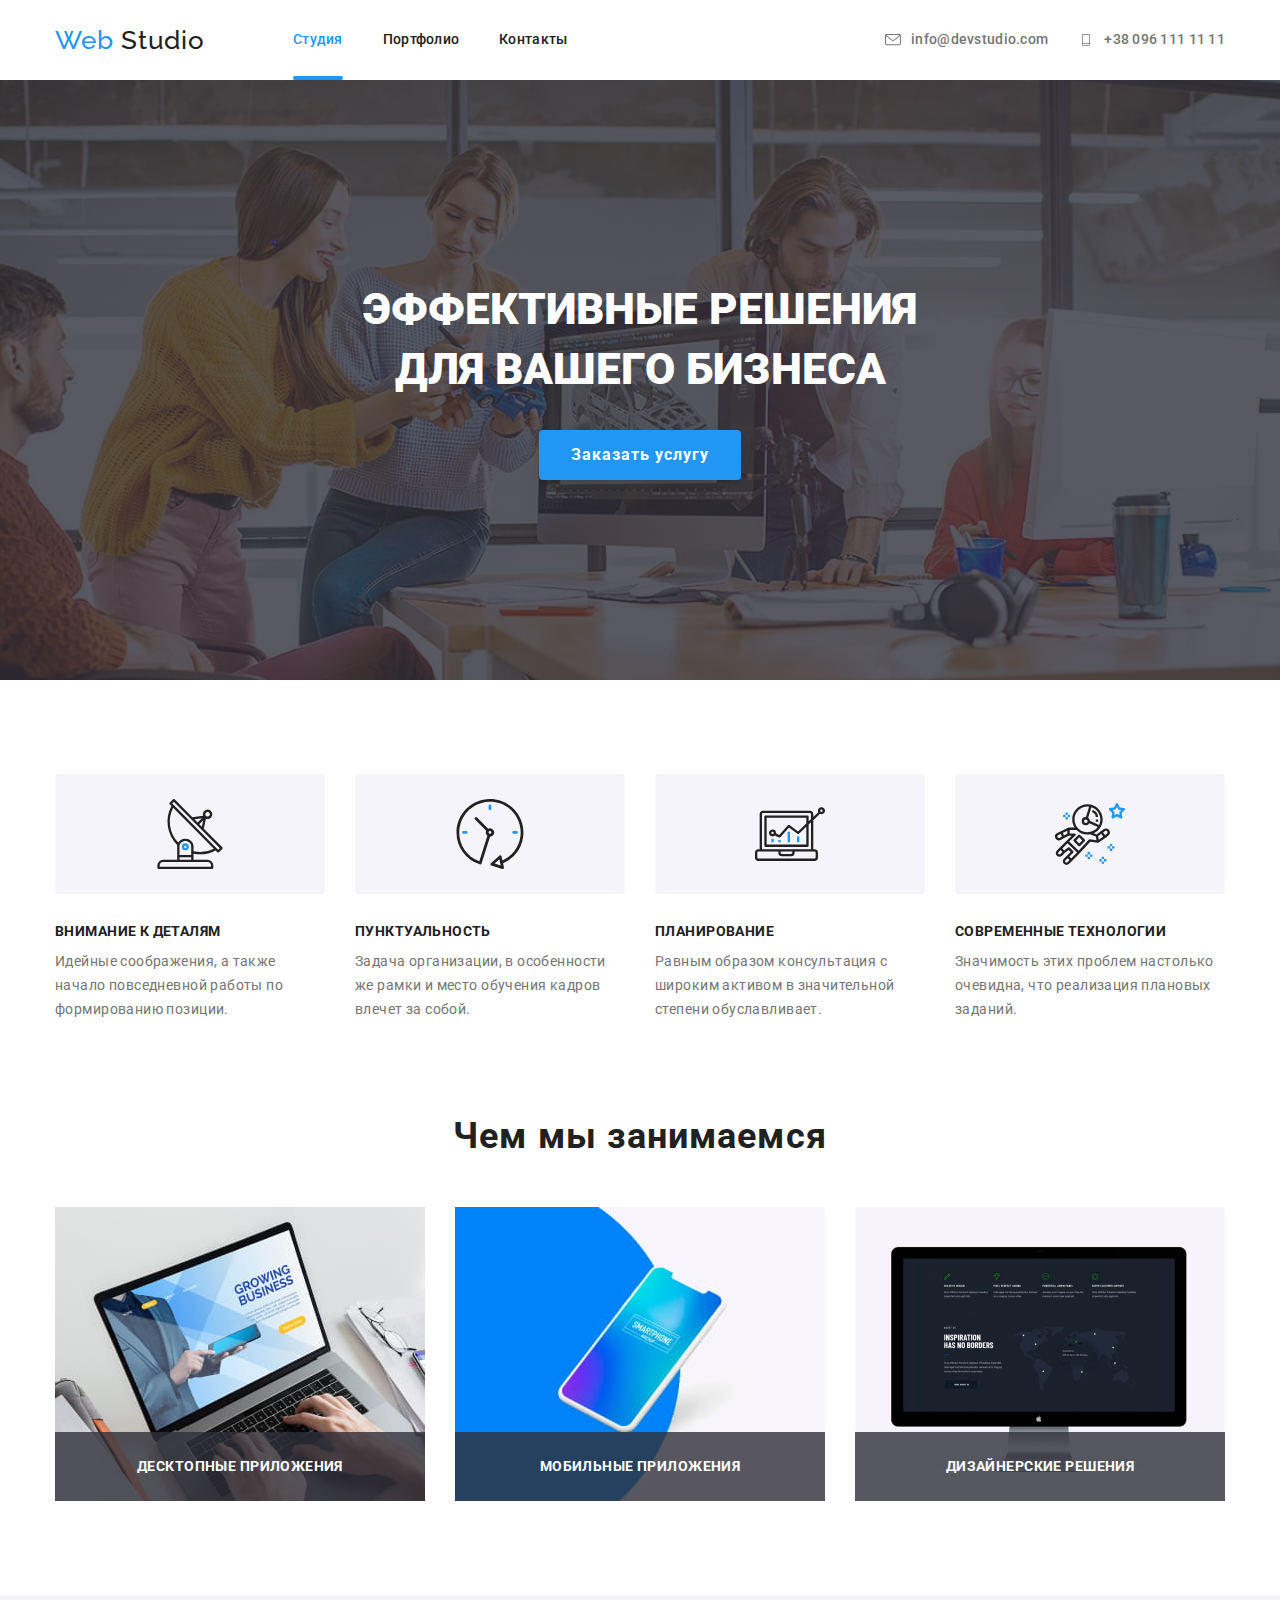
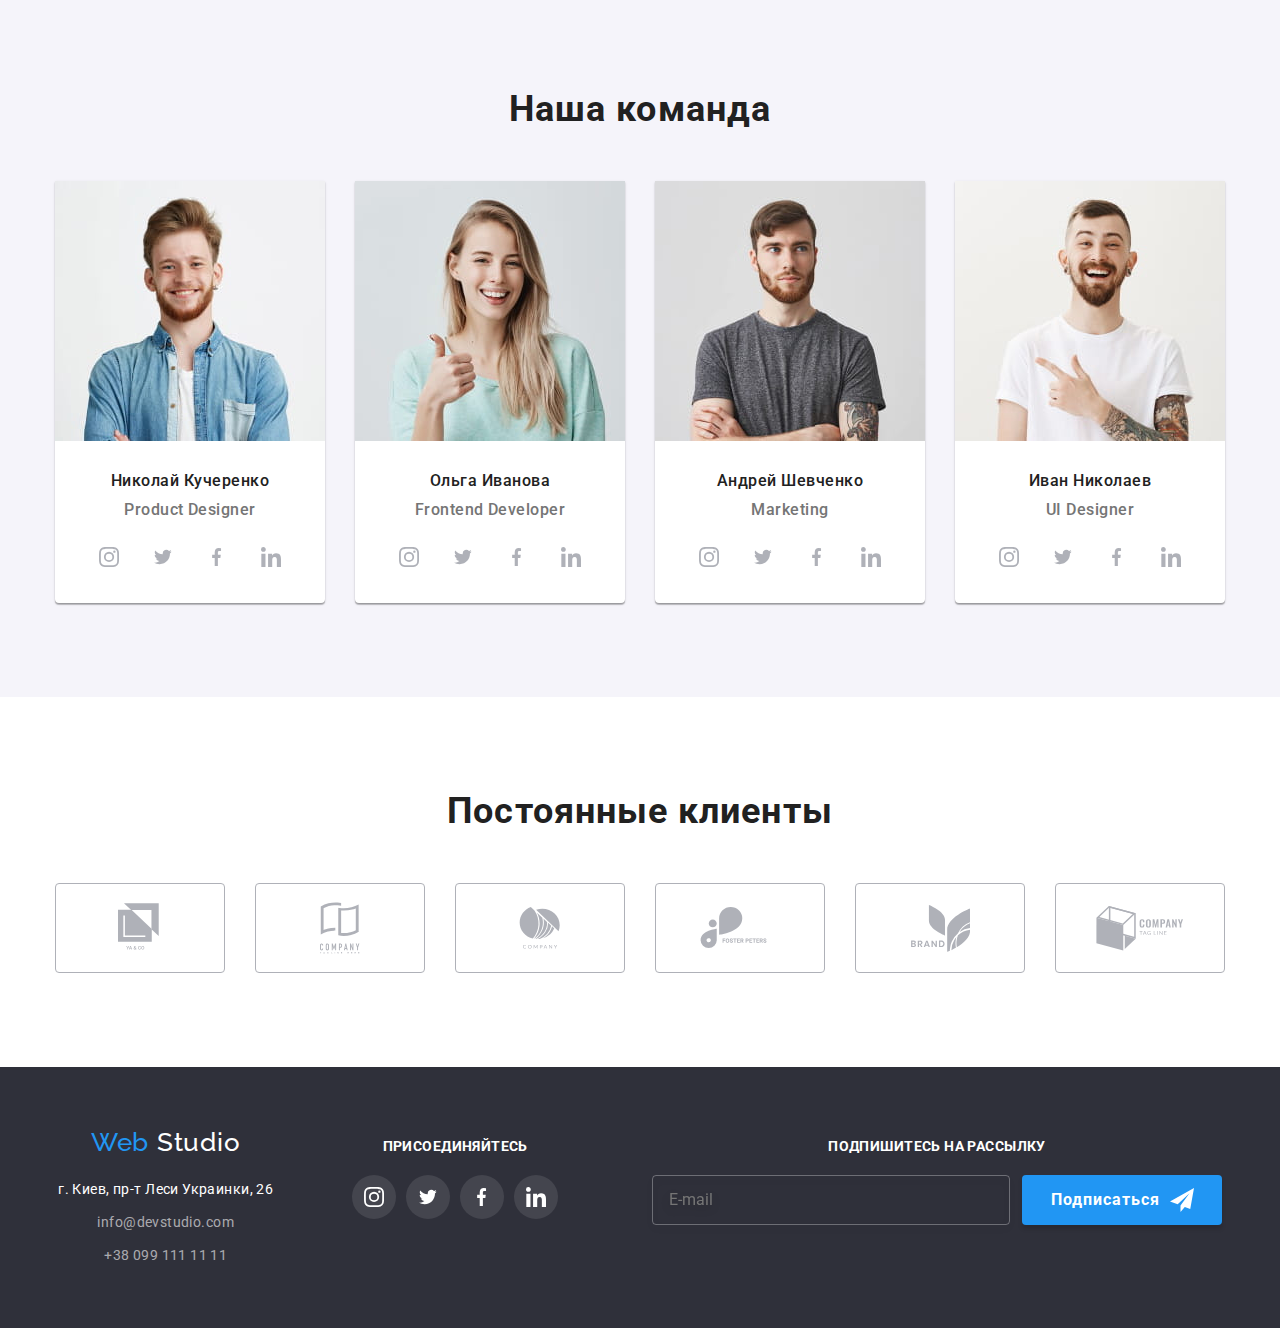
<file: index.html>
<!DOCTYPE html>
<html lang="ru">
  <head>
    <meta charset="UTF-8" />
    <meta name="viewport" content="width=device-width, initial-scale=1.0" />
    <title>WebStudio</title>
    <link
      href="https://fonts.googleapis.com/css2?family=Raleway:wght@700&family=Roboto:wght@400;500;700;900&display=swap"
      rel="stylesheet"
    />
    <link rel="stylesheet" href="./css/normalize.css" />
    <link rel="stylesheet" href="./css/main.min.css" />
  </head>
  <body>
    <div class="wrapper">
    <header class="header">
      <div class="container">
        <nav class="logo-nav">
          <a class="logo link" href="" lang="en"
            ><span class="logo-web-part">Web </span>Studio</a
          >
          <button
            class="menu-button"
            type="button"
            data-menu-button
            aria-expanded="false"
          >
            <svg
              width="19px"
              height="19px"
              class="mobile-menu-trigger"
              aria-label="Переключатель мобильного меню"
            >
              <use class="icon-menu" href="./images/sprite.svg#icon-menu"></use>
              <use
                class="icon-cross"
                href="./images/sprite.svg#icon-close"
              ></use>
            </svg>
          </button>
        </nav>
        <div class="menu-container" data-menu>
          <nav class="navigation">
            <ul class="site-nav list">
              <li class="nav-item">
                <a class="link current" href="">Студия</a>
              </li>
              <li class="nav-item">
                <a class="link" href="./portfolio.html">Портфолио</a>
              </li>
              <li class="nav-item"><a class="link" href="">Контакты</a></li>
            </ul>
          </nav>
          <ul class="contacts-list list">
            <li class="contact-item">
              <a class="link" href="mailto:info@devstudio.com">
                <svg class="link-icon">
                  <use href="./images/sprite.svg#icon-email-sign"></use>
                </svg>
                <span>info@devstudio.com</span>
              </a>
            </li>
            <li class="contact-item">
              <a class="link" href="tel:+380961111111">
                <svg class="link-icon">
                  <use href="./images/sprite.svg#icon-phone-sign"></use>
                </svg>
                <span>+38 096 111 11 11</span></a
              >
            </li>
          </ul>
        </div>
      </div>
    </header>
    <main>
      <!--Hero -->
      <section class="hero">
        <h1 class="hero-title">Эффективные решения <br />для вашего бизнеса</h1>
        <button data-modal-open class="button" type="button">
          Заказать услугу
        </button>
      </section>

      <!--О нас-->
      <section class="about-us section">
        <div class="container">
          <h2 class="section-title">О нас</h2>
          <ul class="about-us list">
            <li class="about-us-item icon-details">
              <h3 class="headline">Внимание к деталям</h3>
              <p class="description">
                Идейные соображения, а также начало повседневной работы по
                формированию позиции.
              </p>
            </li>
            <li class="about-us-item icon-punctuality">
              <h3 class="headline">Пунктуальность</h3>
              <p class="description">
                Задача организации, в особенности же рамки и место обучения
                кадров влечет за собой.
              </p>
            </li>
            <li class="about-us-item icon-planning">
              <h3 class="headline">Планирование</h3>
              <p class="description">
                Равным образом консультация с широким активом в значительной
                степени обуславливает.
              </p>
            </li>
            <li class="about-us-item icon-up-to-date">
              <h3 class="headline">Современные технологии</h3>
              <p class="description">
                Значимость этих проблем настолько очевидна, что реализация
                плановых заданий.
              </p>
            </li>
          </ul>
        </div>
      </section>
      <!--Чем занимаемся-->
      <section class="activity section">
        <div class="container">
          <h2 class="section-title">Чем мы занимаемся</h2>
          <ul class="activity list">
            <li class="activity-item">
              <div class="activity-description">
                <img
                  class="image"
                  srcset="./images/activity/desktop-apps@2x.jpg 2x"
                  src="./images/activity/desktop-apps.jpg"
                  alt="Экран с десктопным приложением"
                  width="370"
                  height="294"
                />

                <p class="description">Десктопные приложения</p>
              </div>
            </li>
            <li class="activity-item">
              <div class="activity-description">
                <img
                  class="image"
                  srcset="./images/activity/mobile-apps@2x.jpg 2x"
                  src="./images/activity/mobile-apps.jpg"
                  alt="Приложение на мобильном телефоне"
                  width="370"
                  height="294"
                />

                <p class="description">Мобильные приложения</p>
              </div>
            </li>
            <li class="activity-item">
              <div class="activity-description">
                <img
                  class="image"
                  srcset="./images/activity/design@2x.jpg"
                  src="./images/activity/design.jpg"
                  alt="Изображение макеты страницв на экране"
                  width="370"
                  height="294"
                />

                <p class="description">Дизайнерские решения</p>
              </div>
            </li>
          </ul>
        </div>
      </section>
      <!--Команда-->
      <section class="team section">
        <div class="container">
          <h2 class="section-title">Наша команда</h2>
          <ul class="team list">
            <li class="team-member">
              <div class="info">
                <picture>
                  <source
                    srcset="
                      ./images/team/nikolay-kyrchenko-mobile.jpg    1x,
                      ./images/team/nikolay-kyrchenko-mobile@2x.jpg 2x
                    "
                    media="(max-width: 767px)"
                  />
                  <source
                    srcset="
                      ./images/team/nikolay-kyrchenko-desktop.jpg    1x,
                      ./images/team/nikolay-kyrchenko-desktop@2x.jpg 2x
                    "
                    media="(min-width: 1200px)"
                  />
                  <img
                    class="image photo"
                    src="./images/team/nikolay-kyrchenko-tablet.jpg"
                    srcset="./images/team/nikolay-kyrchenko-tablet@2x.jpg 2x"
                    alt="фото Николая Курченко"
                  />
                </picture>

                <h3 class="name">Николай Кучеренко</h3>
                <p class="position" lang="en">Product Designer</p>
                <ul class="social-nw list">
                  <li class="item">
                    <a
                      class="social-nw-link"
                      href=""
                      aria-label="Страница в Инстаграм"
                    >
                      <svg class="nw-icon" width="20" height="20">
                        <use
                          href="./images/sprite.svg#icon-instagram-icon"
                        ></use>
                      </svg>
                    </a>
                  </li>
                  <li class="item">
                    <a
                      class="social-nw-link"
                      href=""
                      aria-label="Страница в Твиттер"
                    >
                      <svg class="nw-icon" width="20" height="16">
                        <use href="./images/sprite.svg#icon-twitter-icon"></use>
                      </svg>
                    </a>
                  </li>
                  <li class="item">
                    <a
                      class="social-nw-link"
                      href=""
                      aria-label="Страница в Фейсбук"
                    >
                      <svg class="nw-icon" width="10" height="20">
                        <use
                          href="./images/sprite.svg#icon-facebook-icon"
                        ></use>
                      </svg>
                    </a>
                  </li>
                  <li class="item">
                    <a
                      class="social-nw-link"
                      href=""
                      aria-label="Страница в ЛинкедИн"
                    >
                      <svg class="nw-icon" width="20" height="20">
                        <use
                          href="./images/sprite.svg#icon-linkedin-icon"
                        ></use>
                      </svg>
                    </a>
                  </li>
                </ul>
              </div>
            </li>
            <li class="team-member">
              <div class="info">
                <picture>
                  <source
                    srcset="
                      ./images/team/olha-ivanova-mobile.jpg    1x,
                      ./images/team/olha-ivanova-mobile@2x.jpg 2x
                    "
                    media="(max-width: 767px)"
                  />
                  <source
                    srcset="
                      ./images/team/olha-ivanova-desktop.jpg    1x,
                      ./images/team/olha-ivanova-desktop@2x.jpg 2x
                    "
                    media="(min-width: 1200px)"
                  />
                  <img
                    class="image photo"
                    src="./images/team/olha-ivanova-tablet.jpg"
                    srcset="./images/team/olha-ivanova-tablet@2x.jpg 2x"
                    alt="фото Ольги Ивановой"
                  />
                </picture>

                <h3 class="name">Ольга Иванова</h3>
                <p class="position" lang="en">Frontend Developer</p>
                <ul class="social-nw list">
                  <li class="item">
                    <a
                      class="social-nw-link"
                      href=""
                      aria-label="Страница в Инстаграм"
                    >
                      <svg class="nw-icon" width="20" height="20">
                        <use
                          href="./images/sprite.svg#icon-instagram-icon"
                        ></use>
                      </svg>
                    </a>
                  </li>
                  <li class="item">
                    <a
                      class="social-nw-link"
                      href=""
                      aria-label="Страница в Твиттер"
                    >
                      <svg class="nw-icon" width="20" height="16">
                        <use href="./images/sprite.svg#icon-twitter-icon"></use>
                      </svg>
                    </a>
                  </li>
                  <li class="item">
                    <a
                      class="social-nw-link"
                      href=""
                      aria-label="Страница в Фейсбук"
                    >
                      <svg class="nw-icon" width="10" height="20">
                        <use
                          href="./images/sprite.svg#icon-facebook-icon"
                        ></use>
                      </svg>
                    </a>
                  </li>
                  <li class="item">
                    <a
                      class="social-nw-link"
                      href=""
                      aria-label="Страница в ЛинкедИн"
                    >
                      <svg class="nw-icon" width="20" height="20">
                        <use
                          href="./images/sprite.svg#icon-linkedin-icon"
                        ></use>
                      </svg>
                    </a>
                  </li>
                </ul>
              </div>
            </li>
            <li class="team-member">
              <div class="info">
                <picture>
                  <source
                    srcset="
                      ./images/team/andrey-shevchenko-mobile.jpg    1x,
                      ./images/team/andrey-shevchenko-mobile@2x.jpg 2x
                    "
                    media="(max-width: 767px)"
                  />
                  <source
                    srcset="
                      ./images/team/andrey-shevchenko-desktop.jpg    1x,
                      ./images/team/andrey-shevchenko-desktop@2x.jpg 2x
                    "
                    media="(min-width: 1200px)"
                  />
                  <img
                    class="image photo"
                    src="./images/team/andrey-shevchenko-tablet.jpg"
                    srcset="./images/team/andrey-shevchenko-tablet@2x.jpg 2x"
                    alt="фото Андрея Шевченко"
                  />
                </picture>

                <h3 class="name">Андрей Шевченко</h3>
                <p class="position" lang="en">Marketing</p>
                <ul class="social-nw list">
                  <li class="item">
                    <a
                      class="social-nw-link"
                      href=""
                      aria-label="Страница в Инстаграм"
                    >
                      <svg class="nw-icon" width="20" height="20">
                        <use
                          href="./images/sprite.svg#icon-instagram-icon"
                        ></use>
                      </svg>
                    </a>
                  </li>
                  <li class="item">
                    <a
                      class="social-nw-link"
                      href=""
                      aria-label="Страница в Твиттер"
                    >
                      <svg class="nw-icon" width="20" height="16">
                        <use href="./images/sprite.svg#icon-twitter-icon"></use>
                      </svg>
                    </a>
                  </li>
                  <li class="item">
                    <a
                      class="social-nw-link"
                      href=""
                      aria-label="Страница в Фейсбук"
                    >
                      <svg class="nw-icon" width="10" height="20">
                        <use
                          href="./images/sprite.svg#icon-facebook-icon"
                        ></use>
                      </svg>
                    </a>
                  </li>
                  <li class="item">
                    <a
                      class="social-nw-link"
                      href=""
                      aria-label="Страница в ЛинкедИн"
                    >
                      <svg class="nw-icon" width="20" height="20">
                        <use
                          href="./images/sprite.svg#icon-linkedin-icon"
                        ></use>
                      </svg>
                    </a>
                  </li>
                </ul>
              </div>
            </li>
            <li class="team-member">
              <div class="info">
                <picture>
                  <source
                    srcset="
                      ./images/team/ivan-nickolaey-mobile.jpg    1x,
                      ./images/team/ivan-nickolaey-mobile@2x.jpg 2x
                    "
                    media="(max-width: 767px)"
                  />

                  <source
                    srcset="
                      ./images/team/ivan-nickolaey-desktop.jpg    1x,
                      ./images/team/ivan-nickolaey-desktop@2x.jpg 2x
                    "
                    media="(min-width: 1200px)"
                  />
                  <img
                    class="image photo"
                    src="./images/team/ivan-nickolaey-tablet.jpg"
                    srcset="./images/team/ivan-nickolaey-tablet@2x.jpg 2x"
                    alt="фото Ивана Николаева"
                  />
                </picture>

                <h3 class="name">Иван Николаев</h3>
                <p class="position" lang="en">UI Designer</p>
                <ul class="social-nw list">
                  <li class="item">
                    <a
                      class="social-nw-link"
                      href=""
                      aria-label="Страница в Инстаграм"
                    >
                      <svg class="nw-icon" width="20" height="20">
                        <use
                          href="./images/sprite.svg#icon-instagram-icon"
                        ></use>
                      </svg>
                    </a>
                  </li>
                  <li class="item">
                    <a
                      class="social-nw-link"
                      href=""
                      aria-label="Страница в Твиттер"
                    >
                      <svg class="nw-icon" width="20" height="16">
                        <use href="./images/sprite.svg#icon-twitter-icon"></use>
                      </svg>
                    </a>
                  </li>
                  <li class="item">
                    <a
                      class="social-nw-link"
                      href=""
                      aria-label="Страница в Фейсбук"
                    >
                      <svg class="nw-icon" width="10" height="20">
                        <use
                          href="./images/sprite.svg#icon-facebook-icon"
                        ></use>
                      </svg>
                    </a>
                  </li>
                  <li class="item">
                    <a
                      class="social-nw-link"
                      href=""
                      aria-label="Страница в ЛинкедИн"
                    >
                      <svg class="nw-icon" width="20" height="20">
                        <use
                          href="./images/sprite.svg#icon-linkedin-icon"
                        ></use>
                      </svg>
                    </a>
                  </li>
                </ul>
              </div>
            </li>
          </ul>
        </div>
      </section>
      <!--Клиенты-->
      <section class="clients section">
        <div class="container">
          <h2 class="section-title">Постоянные клиенты</h2>
          <ul class="clients list">
            <li class="client-logo">
              <a class="link" href="">
                <svg class="company-icon" width="45" height="50">
                  <use href="./images/sprite.svg#icon-company-logo-1"></use>
                </svg>
              </a>
            </li>
            <li class="client-logo">
              <a class="link" href="">
                <svg class="company-icon" width="40" height="52">
                  <use href="./images/sprite.svg#icon-company-logo-2"></use>
                </svg>
              </a>
            </li>
            <li class="client-logo">
              <a class="link" href="">
                <svg class="company-icon" width="42" height="42">
                  <use href="./images/sprite.svg#icon-company-logo-3"></use>
                </svg>
              </a>
            </li>
            <li class="client-logo">
              <a class="link" href="">
                <svg class="company-icon" width="80" height="42">
                  <use href="./images/sprite.svg#icon-company-logo-4"></use>
                </svg>
              </a>
            </li>
            <li class="client-logo">
              <a class="link" href="">
                <svg class="company-icon" width="59" height="47">
                  <use href="./images/sprite.svg#icon-company-logo-5"></use>
                </svg>
              </a>
            </li>
            <li class="client-logo">
              <a class="link" href="">
                <svg class="company-icon" width="88" height="45">
                  <use href="./images/sprite.svg#icon-company-logo-6"></use>
                </svg>
              </a>
            </li>
          </ul>
        </div>
      </section>
    </main>
    <footer class="footer">
      <div class="container">
        <div class="main-info-container">
          <a class="logo link footer" href="" lang="en"
            ><span class="logo-web-part">Web </span>Studio</a
          >
          <ul class="footer-contacts-list list">
            <li class="item">
              <address>
                <a
                  class="location link"
                  href="https://goo.gl/maps/ciebktakedEawtVe7"
                  target="_blank"
                  >г. Киев, пр-т Леси Украинки, 26</a
                >
              </address>
            </li>
            <li class="item">
              <a class="footer-contacts link" href="mailto:info@example.com"
                >info@devstudio.com</a
              >
            </li>
            <li class="item">
              <a class="footer-contacts link" href="tel:+380991111111"
                >+38 099 111 11 11</a
              >
            </li>
          </ul>
        </div>
        <div class="join-us-container">
          <p class="join-us-text">Присоединяйтесь</p>
          <ul class="social-nw list">
            <li class="item">
              <a
                class="social-nw-link"
                href=""
                aria-label="Страница в Инстаграм"
              >
                <svg class="nw-icon" width="20" height="20">
                  <use href="./images/sprite.svg#icon-instagram-icon"></use>
                </svg>
              </a>
            </li>
            <li class="item">
              <a class="social-nw-link" href="" aria-label="Страница в Твиттер">
                <svg class="nw-icon" width="20" height="16">
                  <use href="./images/sprite.svg#icon-twitter-icon"></use>
                </svg>
              </a>
            </li>
            <li class="item">
              <a class="social-nw-link" href="" aria-label="Страница в Фейсбук">
                <svg class="nw-icon" width="10" height="20">
                  <use href="./images/sprite.svg#icon-facebook-icon"></use>
                </svg>
              </a>
            </li>
            <li class="item">
              <a
                class="social-nw-link"
                href=""
                aria-label="Страница в ЛинкедИн"
              >
                <svg class="nw-icon" width="20" height="20">
                  <use href="./images/sprite.svg#icon-linkedin-icon"></use>
                </svg>
              </a>
            </li>
          </ul>
        </div>
        <div class="subscribe-container">
          <p class="join-us-text">Подпишитесь на рассылку</p>
          <form action="#" class="subscribe form">
            <label class="form-field">
              <input
                class="subscribe-email"
                type="email"
                name="email"
                id=""
                placeholder="E-mail"
              />
            </label>
            <button class="button" type="submit">Подписаться</button>
          </form>
        </div>
      </div>
    </footer>
    <div data-modal class="backdrop is-hidden">
      <div class="modal">
        <h2 class="headline">Оставьте свои данные, мы вам перезвоним</h2>
        <button data-modal-close class="modal-close" type="button">
          <svg class="close-icon" width="11" height="11">
            <use href="./images/sprite.svg#icon-close-icon"></use>
          </svg>
        </button>
        <form action="#" class="modal-form">
          <label class="form-field">
            <input
              class="form-input"
              type="text"
              name="name"
              id=""
              minlength="2"
              required
              placeholder=" "
            />
            <span class="form-lable">Имя</span>
            <svg class="icon">
              <use href="./images/sprite.svg#icon-form-name-icon"></use>
            </svg>
          </label>
          <label class="form-field">
            <input
              class="form-input"
              type="tel"
              name="phone"
              id=""
              pattern="[0-9]{3}-[0-9]{3}-[0-9]{2}-[0-9]{2}"
              required
              placeholder=" "
            />
            <span class="form-lable">Телефон</span>
            <svg class="icon">
              <use href="./images/sprite.svg#icon-form-phone-icon"></use>
            </svg>
          </label>
          <label class="form-field">
            <input
              class="form-input"
              type="email"
              name="e-mail"
              id=""
              required
              placeholder=" "
            />
            <span class="form-lable">E-mail</span>
            <svg class="icon">
              <use href="./images/sprite.svg#icon-form-email-icon"></use>
            </svg>
          </label>
          <textarea
            wrap="on"
            name="user-comment"
            id=""
            class="form-comment"
            placeholder="Комментарий"
          ></textarea>
          <label class="checkbox-label">
            <input
              class="checkbox"
              type="checkbox"
              name="agree"
              id=""
              required
            />
            <span class="checkbox-icon"></span>
            <span class="agree-text"
              >Соглашаюсь с рассылкой и принимаю
              <a class="link" href="">Условия договора</a></span
            >
          </label>
          <button type="submit" class="button">Отправить</button>
        </form>
      </div>
    </div>
    </div>
    <script src="./js/modal.js"></script>
    <script src="./js/menu.js"></script>
  </body>
</html>
</file>
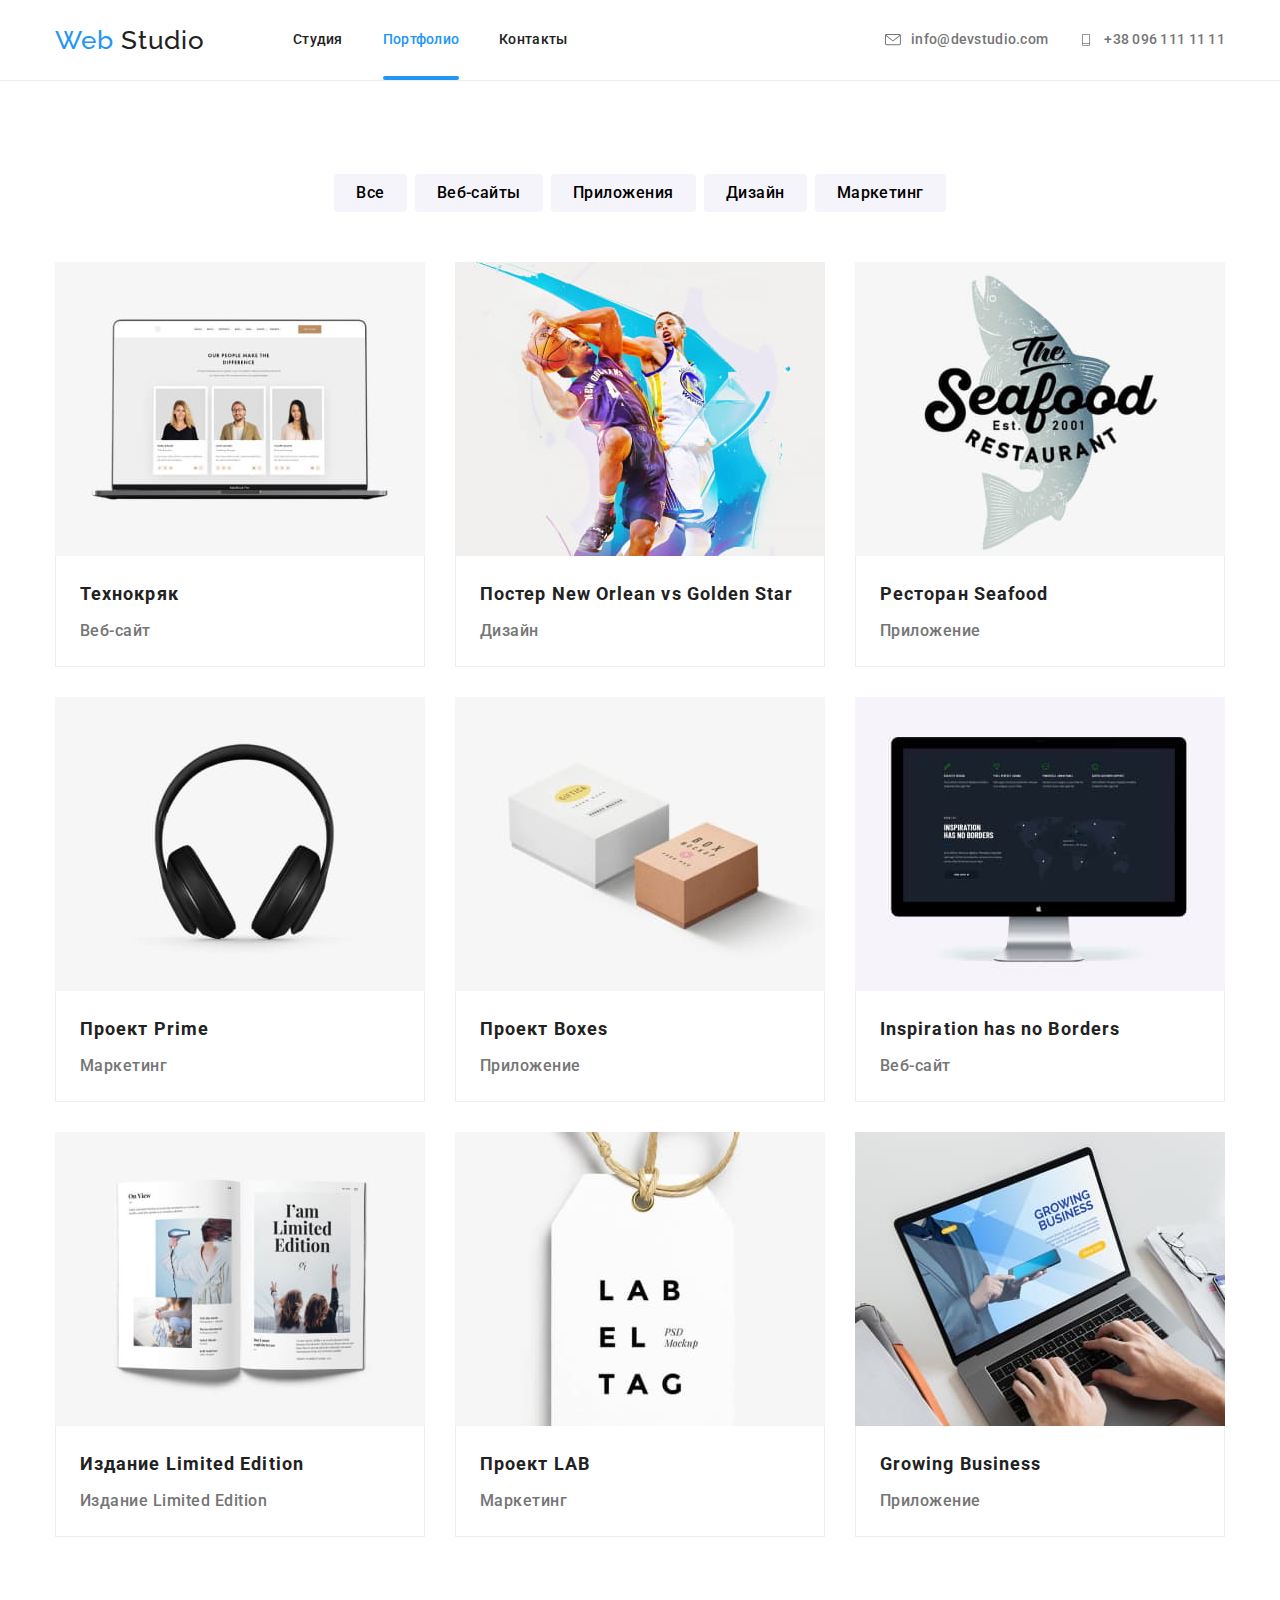
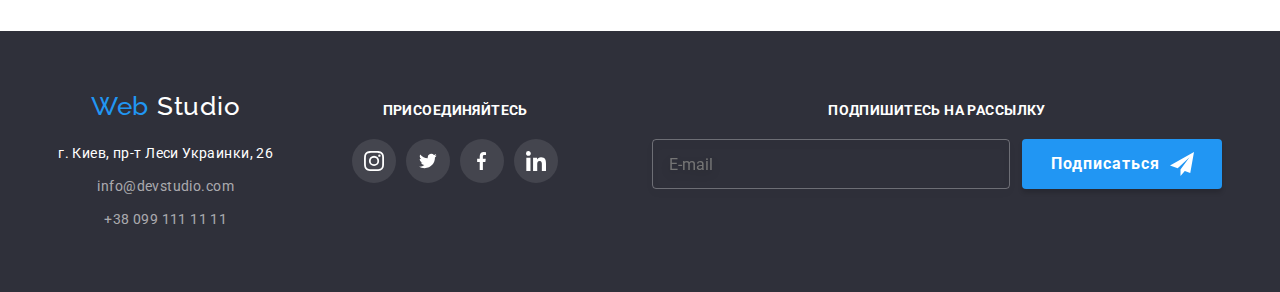
<file: portfolio.html>
<!DOCTYPE html>
<html lang="ru">
  <head>
    <meta charset="UTF-8" />
    <meta name="viewport" content="width=device-width, initial-scale=1.0" />
    <title>WebStudio</title>
    <link
      href="https://fonts.googleapis.com/css2?family=Raleway:wght@700&family=Roboto:wght@400;500;700;900&display=swap"
      rel="stylesheet"
    />
    <link rel="stylesheet" href="./css/normalize.css" />
    <link rel="stylesheet" href="./css/portfolio.min.css" />
  </head>

  <body>
    <header class="portfolio header">
      <div class="container">
        <nav class="logo-nav">
          <a class="logo link" href="./index.html" lang="en"
            ><span class="logo-web-part">Web </span>Studio</a
          >
          <button
            class="menu-button"
            type="button"
            data-menu-button
            aria-expanded="false"
          >
            <svg
              width="19px"
              height="19px"
              class="mobile-menu-trigger"
              aria-label="Переключатель мобильного меню"
            >
              <use class="icon-menu" href="./images/sprite.svg#icon-menu"></use>
              <use
                class="icon-cross"
                href="./images/sprite.svg#icon-close"
              ></use>
            </svg>
          </button>
        </nav>
        <div class="menu-container" data-menu>
          <nav class="navigation">
            <ul class="site-nav list">
              <li class="nav-item">
                <a class="link" href="./index.html">Студия</a>
              </li>
              <li class="nav-item">
                <a class="link current" href="">Портфолио</a>
              </li>
              <li class="nav-item"><a class="link" href="">Контакты</a></li>
            </ul>
          </nav>
          <ul class="contacts-list list">
            <li class="contact-item">
              <a class="link" href="mailto:info@devstudio.com">
                <svg class="link-icon">
                  <use href="./images/sprite.svg#icon-email-sign"></use>
                </svg>
                <span>info@devstudio.com</span>
              </a>
            </li>
            <li class="contact-item">
              <a class="link" href="tel:+380961111111">
                <svg class="link-icon">
                  <use href="./images/sprite.svg#icon-phone-sign"></use>
                </svg>
                <span>+38 096 111 11 11</span></a
              >
            </li>
          </ul>
        </div>
      </div>
    </header>

    <main>
      <div class="container">
        <h1 class="page-name">Портфолио</h1>

        <ul class="filters list">
          <li class="item">
            <button class="filter-button" type="button">Все</button>
          </li>
          <li class="item">
            <button class="filter-button" type="button">Веб-сайты</button>
          </li>
          <li class="item">
            <button class="filter-button" type="button">Приложения</button>
          </li>
          <li class="item">
            <button class="filter-button" type="button">Дизайн</button>
          </li>
          <li class="item">
            <button class="filter-button" type="button">Маркетинг</button>
          </li>
        </ul>
        <ul class="projects list">
          <li class="description">
            <a class="projects-item link" href="">
              <div class="project-card">
                <picture>
                  <source
                    srcset="
                      ./images/portfolio/technokryack/technokryack-mobile.jpg    1x,
                      ./images/portfolio/technokryack/technokryack-mobile@2x.jpg 2x
                    "
                    media="(max-width: 767px)"
                  />
                  <source
                    srcset="
                      ./images/portfolio/technokryack/technokryack-desktop.jpg    1x,
                      ./images/portfolio/technokryack/technokryack-desktop@2x.jpg 2x
                    "
                    media="(min-width: 1200px)"
                  />
                  <img
                    class="image"
                    srcset="
                      ./images/portfolio/technokryack/technokryack-tablet@2x.jpg 2x
                    "
                    src="./images/portfolio/technokryack/technokryack-tablet.jpg"
                    alt="Ноутбук с открытым сайтом Технокряк"
                  />
                </picture>
                <div class="overlay">
                  <p class="text">
                    Технокряк это современная площадка распространения
                    коронавируса. Компании используют эту платформу для
                    цифрового шпионажа и атак на защищённые сервера конкурентов.
                  </p>
                </div>
              </div>
              <div class="project-section">
                <h2 class="project-name">Технокряк</h2>
                <p class="project-type">Веб-сайт</p>
              </div>
            </a>
          </li>
          <li class="description">
            <a class="projects-item link" href="">
              <div class="project-card">
                <picture>
                  <source
                    srcset="
                      ./images/portfolio/new-orlean-vs-golden-star/poster-mobile.jpg    1x,
                      ./images/portfolio/new-orlean-vs-golden-star/poster-mobile@2x.jpg 2x
                    "
                    media="(max-width: 767px)"
                  />
                  <source
                    srcset="
                      ./images/portfolio/new-orlean-vs-golden-star/poster-desktop.jpg    1x,
                      ./images/portfolio/new-orlean-vs-golden-star/poster-desktop@2x.jpg 2x
                    "
                    media="(min-width: 1200px)"
                  />
                  <img
                    class="image"
                    srcset="
                      ./images/portfolio/new-orlean-vs-golden-star/poster-tablet@2x.jpg 2x
                    "
                    src="./images/portfolio/new-orlean-vs-golden-star/poster-tablet.jpg"
                    alt="Постер"
                  />
                </picture>

                <div class="overlay">
                  <p class="text">
                    Технокряк это современная площадка распространения
                    коронавируса. Компании используют эту платформу для
                    цифрового шпионажа и атак на защищённые сервера конкурентов.
                  </p>
                </div>
              </div>
              <div class="project-section">
                <h2 class="project-name">
                  Постер <span lang="en">New Orlean vs Golden Star</span>
                </h2>
                <p class="project-type">Дизайн</p>
              </div>
            </a>
          </li>
          <li class="description">
            <a class="projects-item link" href="">
              <div class="project-card">
                <picture>
                  <source
                    srcset="
                      ./images/portfolio/sea-food-restaurant/sea-food-mobile.jpg    1x,
                      ./images/portfolio/sea-food-restaurant/sea-food-mobile@2x.jpg 2x
                    "
                    media="(max-width: 767px)"
                  />
                  <source
                    srcset="
                      ./images/portfolio/sea-food-restaurant/sea-food-desktop.jpg    1x,
                      ./images/portfolio/sea-food-restaurant/sea-food-desktop@2x.jpg 2x
                    "
                    media="(min-width: 1200px)"
                  />
                  <img
                    class="image"
                    srcset="
                      ./images/portfolio/sea-food-restaurant/sea-food-tablet@2x.jpg 2x
                    "
                    src="./images/portfolio/sea-food-restaurant/sea-food-tablet.jpg"
                    alt="Эмблема ресторана"
                  />
                </picture>

                <div class="overlay">
                  <p class="text">
                    Технокряк это современная площадка распространения
                    коронавируса. Компании используют эту платформу для
                    цифрового шпионажа и атак на защищённые сервера конкурентов.
                  </p>
                </div>
              </div>
              <div class="project-section">
                <h2 class="project-name">
                  Ресторан <span lang="en">Seafood</span>
                </h2>
                <p class="project-type">Приложение</p>
              </div>
            </a>
          </li>
          <li class="description">
            <a class="projects-item link" href="">
              <div class="project-card">
                <picture>
                  <source
                    srcset="
                      ./images/portfolio/prime-project/prime-mobile.jpg    1x,
                      ./images/portfolio/prime-project/prime-mobile@2x.jpg 2x
                    "
                    media="(max-width: 767px)"
                  />
                  <source
                    srcset="
                      ./images/portfolio/prime-project/prime-desktop.jpg    1x,
                      ./images/portfolio/prime-project/prime-desktop@2x.jpg 2x
                    "
                    media="(min-width: 1200px)"
                  />
                  <img
                    class="image"
                    srcset="
                      ./images/portfolio/prime-project/prime-tablet@2x.jpg 2x
                    "
                    src="./images/portfolio/prime-project/prime-tablet.jpg"
                    alt="Эмблема проекта"
                  />
                </picture>
                <div class="overlay">
                  <p class="text">
                    Технокряк это современная площадка распространения
                    коронавируса. Компании используют эту платформу для
                    цифрового шпионажа и атак на защищённые сервера конкурентов.
                  </p>
                </div>
              </div>
              <div class="project-section">
                <h2 class="project-name">
                  Проект <span lang="en">Prime</span>
                </h2>
                <p class="project-type">Маркетинг</p>
              </div>
            </a>
          </li>
          <li class="description">
            <a class="projects-item link" href="">
              <div class="project-card">
                <picture>
                  <source
                    srcset="
                      ./images/portfolio/boxes/boxes-project-mobile.jpg    1x,
                      ./images/portfolio/boxes/boxes-project-mobile@2x.jpg 2x
                    "
                    media="(max-width: 767px)"
                  />
                  <source
                    srcset="
                      ./images/portfolio/boxes/boxes-project-desktop.jpg    1x,
                      ./images/portfolio/boxes/boxes-project-desktop@2x.jpg 2x
                    "
                    media="(min-width: 1200px)"
                  />
                  <img
                    class="image"
                    srcset="
                      ./images/portfolio/boxes/boxes-project-tablet@2x.jpg 2x
                    "
                    src="./images/portfolio/boxes/boxes-project-tablet.jpg"
                    alt="Коробки"
                  />
                </picture>

                <div class="overlay">
                  <p class="text">
                    Технокряк это современная площадка распространения
                    коронавируса. Компании используют эту платформу для
                    цифрового шпионажа и атак на защищённые сервера конкурентов.
                  </p>
                </div>
              </div>
              <div class="project-section">
                <h2 class="project-name">
                  Проект <span lang="en">Boxes</span>
                </h2>
                <p class="project-type">Приложение</p>
              </div>
            </a>
          </li>
          <li class="description">
            <a class="projects-item link" href="">
              <div class="project-card">
                <picture>
                  <source
                    srcset="
                      ./images/portfolio/inspiration/inspiration-mobile.jpg    1x,
                      ./images/portfolio/inspiration/inspiration-mobile@2x.jpg 2x
                    "
                    media="(max-width: 767px)"
                  />
                  <source
                    srcset="
                      ./images/portfolio/inspiration/inspiration-desktop.jpg    1x,
                      ./images/portfolio/inspiration/inspiration-desktop@2x.jpg 2x
                    "
                    media="(min-width: 1200px)"
                  />
                  <img
                    class="image"
                    srcset="
                      ./images/portfolio/inspiration/inspiration-tablet@2x.jpg 2x
                    "
                    src="./images/portfolio/inspiration/inspiration-tablet.jpg"
                    alt="Экран компьютера с открытым приложением"
                  />
                </picture>

                <div class="overlay">
                  <p class="text">
                    Технокряк это современная площадка распространения
                    коронавируса. Компании используют эту платформу для
                    цифрового шпионажа и атак на защищённые сервера конкурентов.
                  </p>
                </div>
              </div>
              <div class="project-section">
                <h2 class="project-name" lang="en">
                  Inspiration has no Borders
                </h2>
                <p class="project-type">Веб-сайт</p>
              </div>
            </a>
          </li>
          <li class="description">
            <a class="projects-item link" href="">
              <div class="project-card">
                <picture>
                  <source
                    srcset="
                      ./images/portfolio/limited-edition/edition-mobile.jpg    1x,
                      ./images/portfolio/limited-edition/edition-mobile@2x.jpg 2x
                    "
                    media="(max-width: 767px)"
                  />
                  <source
                    srcset="
                      ./images/portfolio/limited-edition/edition-desktop.jpg    1x,
                      ./images/portfolio/limited-edition/edition-desktop@2x.jpg 2x
                    "
                    media="(min-width: 1200px)"
                  />
                  <img
                    class="image"
                    srcset="
                      ./images/portfolio/limited-edition/edition-tablet@2x.jpg 2x
                    "
                    src="./images/portfolio/limited-edition/edition-tablet.jpg"
                    alt="Открытый журнал"
                  />
                </picture>

                <div class="overlay">
                  <p class="text">
                    Технокряк это современная площадка распространения
                    коронавируса. Компании используют эту платформу для
                    цифрового шпионажа и атак на защищённые сервера конкурентов.
                  </p>
                </div>
              </div>
              <div class="project-section">
                <h2 class="project-name">
                  Издание <span lang="en">Limited Edition</span>
                </h2>
                <p class="project-type">Издание Limited Edition</p>
              </div>
            </a>
          </li>
          <li class="description">
            <a class="projects-item link" href="">
              <div class="project-card">
                <picture>
                  <source
                    srcset="
                      ./images/portfolio/lab/lab-mobile.jpg    1x,
                      ./images/portfolio/lab/lab-mobile@2x.jpg 2x
                    "
                    media="(max-width: 767px)"
                  />
                  <source
                    srcset="
                      ./images/portfolio/lab/lab-desktop.jpg    1x,
                      ./images/portfolio/lab/lab-desktop@2x.jpg 2x
                    "
                    media="(min-width: 1200px)"
                  />
                  <img
                    class="image"
                    srcset="./images/portfolio/lab/lab-tablet@2x.jpg 2x"
                    src="./images/portfolio/lab/lab-tablet.jpg"
                    alt="Эмблема проекта ЛАБ"
                  />
                </picture>

                <div class="overlay">
                  <p class="text">
                    Технокряк это современная площадка распространения
                    коронавируса. Компании используют эту платформу для
                    цифрового шпионажа и атак на защищённые сервера конкурентов.
                  </p>
                </div>
              </div>
              <div class="project-section">
                <h2 class="project-name">Проект <span lang="en">LAB</span></h2>
                <p class="project-type">Маркетинг</p>
              </div>
            </a>
          </li>
          <li class="description">
            <a class="projects-item link" href="">
              <div class="project-card">
                <picture>
                  <source
                    srcset="
                      ./images/portfolio/groving-business/groving-business-mobile.jpg    1x,
                      ./images/portfolio/groving-business/groving-business-mobile@2x.jpg 2x
                    "
                    media="(max-width: 767px)"
                  />
                  <source
                    srcset="
                      ./images/portfolio/groving-business/groving-business-desktop.jpg    1x,
                      ./images/portfolio/groving-business/groving-business-desktop@2x.jpg 2x
                    "
                    media="(min-width: 1200px)"
                  />
                  <img
                    class="image"
                    srcset="
                      ./images/portfolio/groving-business/groving-business-tablet@2x.jpg 2x
                    "
                    src="./images/portfolio/groving-business/groving-business-tablet.jpg"
                    alt="Экран ноутбука с главной страницей Growing Business"
                  />
                </picture>

                <div class="overlay">
                  <p class="text">
                    Технокряк это современная площадка распространения
                    коронавируса. Компании используют эту платформу для
                    цифрового шпионажа и атак на защищённые сервера конкурентов.
                  </p>
                </div>
              </div>
              <div class="project-section">
                <h2 class="project-name" lang="en">Growing Business</h2>
                <p class="project-type">Приложение</p>
              </div>
            </a>
          </li>
        </ul>
      </div>
    </main>

    <footer class="footer">
      <div class="container">
        <div class="main-info-container">
          <a class="logo link footer" href="./index.html" lang="en"
            ><span class="logo-web-part">Web </span>Studio</a
          >
          <ul class="footer-contacts-list list">
            <li class="item">
              <address>
                <a
                  class="location link"
                  href="https://goo.gl/maps/ciebktakedEawtVe7"
                  target="_blank"
                  >г. Киев, пр-т Леси Украинки, 26</a
                >
              </address>
            </li>
            <li class="item">
              <a class="footer-contacts link" href="mailto:info@example.com"
                >info@devstudio.com</a
              >
            </li>
            <li class="item">
              <a class="footer-contacts link" href="tel:+380991111111"
                >+38 099 111 11 11</a
              >
            </li>
          </ul>
        </div>
        <div class="join-us-container">
          <p class="join-us-text">Присоединяйтесь</p>
          <ul class="social-nw list">
            <li class="item">
              <a
                class="social-nw-link"
                href=""
                aria-label="Страница в Инстаграм"
              >
                <svg class="nw-icon" width="20" height="20">
                  <use href="./images/sprite.svg#icon-instagram-icon"></use>
                </svg>
              </a>
            </li>
            <li class="item">
              <a class="social-nw-link" href="" aria-label="Страница в Твиттер">
                <svg class="nw-icon" width="20" height="16">
                  <use href="./images/sprite.svg#icon-twitter-icon"></use>
                </svg>
              </a>
            </li>
            <li class="item">
              <a class="social-nw-link" href="" aria-label="Страница в Фейсбук">
                <svg class="nw-icon" width="10" height="20">
                  <use href="./images/sprite.svg#icon-facebook-icon"></use>
                </svg>
              </a>
            </li>
            <li class="item">
              <a
                class="social-nw-link"
                href=""
                aria-label="Страница в ЛинкедИн"
              >
                <svg class="nw-icon" width="20" height="20">
                  <use href="./images/sprite.svg#icon-linkedin-icon"></use>
                </svg>
              </a>
            </li>
          </ul>
        </div>
        <div class="subscribe-container">
          <p class="join-us-text">Подпишитесь на рассылку</p>
          <form action="#" class="subscribe form">
            <label class="form-field">
              <input
                class="subscribe-email"
                id="email"
                type="email"
                name="email"
                id=""
                placeholder="E-mail"
              />
            </label>
            <button class="button" type="submit">Подписаться</button>
          </form>
        </div>
      </div>
    </footer>
    <script src="./js/menu.js"></script>
  </body>
</html>
</file>
<file: css/main.min.css>
.modal-close,.social-nw.list .social-nw-link,.client-logo .link{display:flex;justify-content:center;align-items:center}.site-nav .nav-item .link,.contact-item .link{font-weight:500;font-size:14px;line-height:1.14;letter-spacing:0.02em}.team .name,.team .position{font-weight:500;font-size:16px;line-height:1.19;letter-spacing:0.03em}html{box-sizing:border-box}*,*::before,*::after{box-sizing:inherit;margin:0;padding:0}body{color:#212121;background-color:#fff;font-family:Roboto}h1{margin-top:0;margin-bottom:0}.image{display:block}.list{list-style:none;padding-left:0;padding-right:0;margin-top:0;margin-bottom:0}.link{font-style:normal;text-decoration:none}.wrapper{position:relative;overflow:hidden;width:100%}.container{padding-right:15px;padding-left:15px;margin-right:auto;margin-left:auto}@media screen and (min-width: 480px){.container{width:480px}}@media screen and (min-width: 768px){.container{width:768px}}@media screen and (min-width: 1200px){.container{width:1200px}}.section{margin-bottom:60px}@media screen and (min-width: 1200px){.section{margin-bottom:94px}}.section-title{margin-bottom:30px;font-weight:700;font-size:28px;line-height:1.269;letter-spacing:.03em;color:#212121;text-align:center}@media screen and (min-width: 1200px){.section-title{margin-bottom:50px;font-weight:700;font-size:36px;line-height:1.16;letter-spacing:.03em}}.button{color:#fff;background-color:#2196f3;font-weight:700;font-size:16px;line-height:1.88;letter-spacing:.06em;text-align:center;box-shadow:0px 4px 4px rgba(0,0,0,0.15);border-radius:4px;border:transparent;padding-top:10px;padding-right:32px;padding-bottom:10px;padding-left:32px;cursor:pointer}.button:active,.button:enabled{outline:none}.backdrop{position:fixed;top:0;left:0;width:100%;height:100%;background:rgba(0,0,0,0.2)}.is-hidden{opacity:0;visibility:hidden;pointer-events:none}.modal{z-index:99;position:absolute;top:50%;left:50%;transform:translate(-50%, -50%);width:calc(100% - 30px);height:609px;background-color:#ffffff;padding:40px}@media screen and (min-width: 480px){.modal{width:450px}}@media screen and (min-width: 1200px){.modal{width:528px;height:581px}}.modal .headline{font-weight:700;font-size:20px;line-height:1.5;letter-spacing:.03em;margin-bottom:30px;text-align:center}@media screen and (min-width: 1200px){.modal .headline{font-weight:700;font-size:20px;line-height:1.15;letter-spacing:.03em}}.close-icon{fill:#000000}.modal-close{position:absolute;top:8px;right:8px;width:30px;height:30px;border:1px solid rgba(0,0,0,0.1);border-radius:50%;background:transparent;cursor:pointer}.modal-close:active{outline:none}.modal-close:hover .close-icon,.modal-close:focus .close-icon{fill:#2196f3}.modal-form{display:flex;justify-content:center;flex-wrap:wrap}.modal-form .form-input{width:100%;height:40px;padding-left:42px;background:transparent;border:1px solid rgba(33,33,33,0.2);box-sizing:border-box;border-radius:4px;font-weight:400;font-size:14px;line-height:1.14;letter-spacing:.01em;transition:border-color 250ms cubic-bezier(0.4, 0, 0.2, 1)}@media screen and (min-width: 480px){.modal-form .form-input{width:370px}}@media screen and (min-width: 1200px){.modal-form .form-input{width:448px}}.modal-form .form-input:focus{border-color:#2196f3;outline:none}.modal-form .form-input:not(:placeholder-shown) ~ .form-lable{transform:translate(-43px, -43px)}.modal-form .button{padding-left:55px;padding-right:55px}.form-comment{width:448px;height:120px;padding:12px 16px;resize:none;margin-bottom:20px;background:transparent;border:1px solid rgba(33,33,33,0.2);box-sizing:border-box;border-radius:4px;font-weight:400;font-size:14px;line-height:1.14;letter-spacing:.01em;transition:border-color 250ms cubic-bezier(0.4, 0, 0.2, 1)}.form-comment:focus{border-color:#2196f3;outline:none}.icon{fill:#212121;width:12px;height:12px;position:absolute;top:50%;left:19px;transform:translateY(-50%);transition:fill 250ms cubic-bezier(0.4, 0, 0.2, 1)}.form-field{position:relative;margin-bottom:28px}.form-field:focus-within>.icon{fill:#2196f3}.form-field:focus-within>.form-lable{transform:translate(-43px, -43px)}.form-field:focus-within>.form-lable{color:#2196f3}@media screen and (max-width: 479px){.form-field{width:100%}}.form-lable{position:absolute;top:50%;left:42px;transform:translateY(-50%);transition:transform 250ms cubic-bezier(0.4, 0, 0.2, 1),folor 250ms cubic-bezier(0.4, 0, 0.2, 1)}.checkbox-label{display:flex;align-items:center;margin-bottom:30px;cursor:pointer}.checkbox-label .checkbox{-webkit-appearance:none;-moz-appearance:none;appearance:none;position:absolute}.agree-text{font-weight:400;font-size:12px;line-height:1.667;letter-spacing:.03em;color:#757575}@media screen and (min-width: 1200px){.agree-text{font-weight:400;font-size:14px;line-height:1.71;letter-spacing:.03em}}.agree-text>a{text-decoration:underline;color:#2196f3}.checkbox-icon{display:inline-block;width:16px;height:15px;border:2px solid #212121;border-radius:4px;margin-right:7px}.checkbox-label .checkbox:checked+.checkbox-icon{background-color:#2196f3;background-image:url(../images/icon-check.svg);background-size:contain;background-origin:border-box;border-color:#2196f3}.social-nw.list{display:flex;justify-content:center;width:206px;margin-right:auto;margin-left:auto}.social-nw.list .item{align-items:center}.social-nw.list .item:not(:last-child){margin-right:10px}.social-nw.list .social-nw-link{width:44px;height:44px;border-radius:50%;transition:background-color 250ms cubic-bezier(0.4, 0, 0.2, 1)}.social-nw.list .social-nw-link:hover,.social-nw.list .social-nw-link:focus{background-color:#2196f3}.social-nw.list .social-nw-link .nw-icon{display:block;cursor:pointer;fill:#afb1b8;transition:fill 250ms cubic-bezier(0.4, 0, 0.2, 1)}.social-nw.list .social-nw-link:hover .nw-icon,.social-nw.list .social-nw-link:focus .nw-icon{fill:#ffffff}.logo{color:#212121;font-family:Raleway;font-weight:500;font-size:24px;line-height:1.1667;letter-spacing:.03em}.logo-web-part{color:#2196f3}@media screen and (min-width: 1200px){.logo{font-weight:500;font-size:26px;line-height:1.19;letter-spacing:.03em}}.header .container{position:relative}@media screen and (min-width: 768px){.header .container{display:flex;align-items:center;justify-content:space-between}}.logo-nav{display:flex;align-items:center;justify-content:space-between;min-height:60px}@media screen and (min-width: 768px){.logo-nav{margin-right:81px;min-width:141px}}@media screen and (min-width: 1200px){.logo-nav{margin-right:85px;min-width:153px}}.menu-button{display:flex;justify-content:center;align-items:center;width:40px;height:40px;padding:0;margin:0;border:0;background-color:transparent}.menu-button .icon-cross{display:none}.menu-button.is-open .icon-cross{display:block}.menu-button .mobile-menu-trigger{width:24px;height:16px}.menu-button.is-open .icon-cross .mobile-menu-trigger{width:19px;height:19px}.menu-button.is-open .icon-menu{display:none}@media screen and (min-width: 768px){.menu-button{display:none}}.menu-container{z-index:100}@media screen and (max-width: 767px){.menu-container{position:absolute;opacity:0;visibility:hidden;background-color:#ffffff;top:100%;left:0;width:100%;padding-top:60px;padding-bottom:60px;text-align:center;border-top:solid 1px #ececec;transition:opacity 250ms cubic-bezier(0.4, 0, 0.2, 1)}.menu-container.is-open{opacity:1;visibility:visible}}@media screen and (min-width: 768px){.menu-container{display:flex;align-items:center;justify-content:space-between;width:100%}}@media screen and (min-width: 768px){.navigation{display:flex;align-items:center;padding-right:84px}}.site-nav .nav-item .link{display:inline-block;color:#212121}.site-nav .nav-item .link:hover,.site-nav .nav-item .link:focus{color:#2196f3}@media screen and (max-width: 767px){.site-nav .nav-item .link{padding-left:auto;padding-right:auto}}@media screen and (min-width: 768px){.site-nav .nav-item .link{display:block;padding-top:32px;padding-bottom:32px}}.site-nav .nav-item .link.current{color:#2196f3}@media screen and (min-width: 768px){.site-nav .nav-item .link.current{position:relative}}.site-nav .nav-item .link.current::after{content:"";display:inline-block;height:4px;width:100%;background-color:#2196f3;border-radius:2px;transform:scaleX(1);transition:transform 250ms cubic-bezier(0.4, 0, 0.2, 1)}@media screen and (min-width: 768px){.site-nav .nav-item .link.current::after{position:absolute;left:0;bottom:0}}.site-nav .nav-item .link.current:hover::after,.site-nav .nav-item .link.current:focus::after{transform:scaleX(0.5)}@media screen and (max-width: 767px){.site-nav .nav-item{padding-left:auto;padding-right:auto}.site-nav .nav-item:not(:last-child){margin-bottom:40px}}@media screen and (min-width: 768px){.site-nav .nav-item:not(:last-child){margin-right:40px}}@media screen and (max-width: 767px){.site-nav{margin-bottom:60px}}@media screen and (min-width: 768px){.site-nav{display:flex}}.contacts-list{margin-left:auto}@media screen and (min-width: 1200px){.contacts-list{display:flex;align-items:center}}.link-icon{width:16px;height:12px;display:inline-block;cursor:pointer;fill:#757575;margin-right:10px;transition:fill 250ms cubic-bezier(0.4, 0, 0.2, 1)}@media screen and (max-width: 1199px){.contact-item:not(:last-child){margin-bottom:16px}}@media screen and (min-width: 1200px){.contact-item:not(:last-child){margin-right:30px}}.contact-item .link{display:inline-flex;align-items:center;color:#757575;transition:color 250ms cubic-bezier(0.4, 0, 0.2, 1)}.contact-item .link:hover,.contact-item .link:focus{color:#2196f3}.contact-item .link:hover .link-icon,.contact-item .link:focus .link-icon{fill:#2196f3}@media screen and (min-width: 1200px){.contact-item{display:flex}}.hero{max-width:480px;height:400px;padding-top:118px;padding-bottom:118px;margin-bottom:60px;background-image:linear-gradient(to right, rgba(47,48,58,0.8), rgba(47,48,58,0.8)),url(../images/hero/bg-mobile.jpg);background-repeat:no-repeat;background-position:center;margin-right:auto;margin-left:auto;background-size:cover}@media screen and (min-device-pixel-ratio: 2), screen and (min-resolution: 192dpi), screen and (min-resolution: 2dppx){.hero{background-image:linear-gradient(to right, rgba(47,48,58,0.8), rgba(47,48,58,0.8)),url(../images/hero/bg-mobile@2x.jpg)}}@media screen and (min-width: 768px){.hero{max-width:768px;margin-bottom:94px;background-image:linear-gradient(to right, rgba(47,48,58,0.8), rgba(47,48,58,0.8)),url(../images/hero/bg-tablet.jpg)}}@media screen and (min-width: 768px) and (min-device-pixel-ratio: 2), screen and (min-width: 768px) and (min-resolution: 192dpi), screen and (min-width: 768px) and (min-resolution: 2dppx){.hero{background-image:linear-gradient(to right, rgba(47,48,58,0.8), rgba(47,48,58,0.8)),url(../images/hero/bg-tablet@2x.jpg)}}@media screen and (min-width: 1200px){.hero{max-width:1600px;height:600px;padding-top:200px;padding-bottom:200px;background-image:linear-gradient(to right, rgba(47,48,58,0.8), rgba(47,48,58,0.8)),url(../images/hero/bg-desktop.jpg)}}@media screen and (min-width: 1200px) and (min-device-pixel-ratio: 2), screen and (min-width: 1200px) and (min-resolution: 192dpi), screen and (min-width: 1200px) and (min-resolution: 2dppx){.hero{background-image:linear-gradient(to right, rgba(47,48,58,0.8), rgba(47,48,58,0.8)),url(../images/hero/bg-desktop@2x.jpg)}}.hero .button{display:block;margin-left:auto;margin-right:auto;margin-top:0;margin-bottom:0}.hero-title{color:#fff;text-transform:uppercase;text-align:center;margin-bottom:30px;font-weight:900;font-size:26px;line-height:1.615;letter-spacing:.06}@media screen and (min-width: 1200px){.hero-title{font-weight:900;font-size:44px;line-height:1.3636;letter-spacing:.06}}.about-us.section .section-title{display:none}@media screen and (min-width: 768px){.about-us.list{display:flex;justify-content:center;flex-wrap:wrap}}@media screen and (max-width: 767px){.about-us-item{width:100%}.about-us-item:not(:last-child){margin-bottom:30px}}@media screen and (max-width: 1199px){.about-us-item{width:100%}.about-us-item:nth-child(2n+1){margin-right:30px}.about-us-item:nth-child(-n+2){margin-bottom:30px}}@media screen and (min-width: 768px){.about-us-item{width:calc((100% - 30px) / 2)}}@media screen and (min-width: 1200px){.about-us-item{width:calc((100% - 90px) / 4)}.about-us-item:not(:last-child){margin-right:30px}}.about-us-item::before{display:block;content:"";height:120px;background-color:#f5f4fa;border-radius:4px;margin-bottom:30px;background-size:70px 70px;background-position:center;background-repeat:no-repeat}.about-us-item .headline{font-weight:700;font-size:14px;line-height:.875;letter-spacing:.03em;text-transform:uppercase;margin-bottom:10px}@media screen and (max-width: 767px){.about-us-item .headline{text-align:center}}@media screen and (min-width: 1200px){.about-us-item .headline{font-weight:700;font-size:14px;line-height:1.14;letter-spacing:.03em}}.about-us-item.icon-details::before{background-image:url("../images/about-us/antenna.svg")}.about-us-item.icon-punctuality::before{background-image:url("../images/about-us/clock.svg")}.about-us-item.icon-planning::before{background-image:url("../images/about-us/diagram.svg")}.about-us-item.icon-up-to-date::before{background-image:url("../images/about-us/astronaut.svg")}.about-us-item .description{font-weight:400;font-size:14px;line-height:1.71;letter-spacing:.03em;color:#757575}@media screen and (max-width: 1199px){.activity{display:none}}.activity.list{display:flex;justify-content:center}.activity .activity .description{color:#ffffff;position:absolute;width:100%;bottom:0;left:0;font-weight:700;font-size:14px;line-height:1.14;letter-spacing:.03em;text-transform:uppercase;text-align:center;padding-top:27px;padding-bottom:27px;background-color:rgba(47,48,58,0.8)}.activity-item:not(:last-child){margin-right:30px}.activity-description{position:relative}.team.section{background-color:#f5f4fa;padding-top:60px;padding-bottom:60px}@media screen and (min-width: 1200px){.team.section{padding-top:94px;padding-bottom:94px}}@media screen and (min-width: 768px){.team.section .team.list{display:flex;justify-content:center;flex-wrap:wrap}}.team-member{box-shadow:0px 2px 1px rgba(0,0,0,0.2),0px 1px 1px rgba(0,0,0,0.14),0px 1px 3px rgba(0,0,0,0.12);border-radius:0px 0px 4px 4px;background:#ffffff}@media screen and (max-width: 767px){.team-member{margin-bottom:30px}}@media screen and (min-width: 768px) and (max-width: 1199px){.team-member:nth-child(2n+1){margin-right:30px}.team-member:nth-child(-n+2){margin-bottom:30px}}@media screen and (min-width: 1200px){.team-member:not(:last-child){margin-right:30px}}.team-member .info{padding-bottom:24px}.team-member .photo{max-width:100%;margin-bottom:30px}.team .name{color:#212121;text-align:center;margin-bottom:10px}.team .position{color:#757575;text-align:center;margin-bottom:16px}.clients .list{display:flex;justify-content:center}@media screen and (max-width: 1199px){.clients .list{flex-wrap:wrap}}@media screen and (max-width: 767px){.client-logo{width:calc((100% - 30px) / 2)}.client-logo:nth-child(2n+1){margin-right:30px}.client-logo:nth-child(-n+4){margin-bottom:30px}}@media screen and (min-width: 768px) and (max-width: 1199px){.client-logo{width:calc((100% - 60px) / 3)}.client-logo:not(:nth-child(3n)){margin-right:30px}.client-logo:nth-child(-n+3){margin-bottom:30px}}@media screen and (min-width: 1200px){.client-logo{width:170px}.client-logo:not(:last-child){margin-right:30px}}.client-logo .company-icon{fill:#afb1b8;transition:fill 250ms cubic-bezier(0.4, 0, 0.2, 1)}.client-logo .link{height:90px;border-width:1px;border-color:#afb1b8;border-style:solid;border-radius:4px 4px 4px 4px;transition:border-color 250ms cubic-bezier(0.4, 0, 0.2, 1)}.client-logo .link:hover .company-icon,.client-logo .link:focus .company-icon{fill:#2196f3}.client-logo .link:hover{border-color:#2196f3}footer{background-color:#2f303a}footer .container{text-align:center;padding-top:60px;padding-bottom:60px}@media screen and (min-width: 768px){footer .container{display:flex;align-items:baseline;justify-content:center;flex-wrap:wrap}}footer .social-nw.list .social-nw-link{background-color:rgba(255,255,255,0.1)}footer .social-nw.list .social-nw-link .nw-icon{fill:#ffffff}footer .logo{color:#fff}footer .logo.link{display:inline-block;margin-bottom:20px;margin-right:auto}.main-info-container{padding-right:10px}@media screen and (max-width: 767px){.main-info-container{margin-bottom:60px}}@media screen and (min-width: 768px) and (max-width: 1199px){.main-info-container{margin-right:165px;margin-bottom:60px}}@media screen and (min-width: 1200px){.main-info-container{margin-right:69px}}.footer-contacts-list{font-weight:400;font-size:14px;line-height:1.71;letter-spacing:.03em;text-decoration:none}.footer-contacts-list .item:not(:last-child){margin-bottom:9px}.location{color:#fff}.footer-contacts{color:rgba(255,255,255,0.6)}@media screen and (max-width: 767px){.join-us-container{margin-bottom:60px}}@media screen and (min-width: 1200px){.join-us-container{margin-right:94px}}.join-us-text{font-weight:700;font-size:14px;line-height:1.14;letter-spacing:.03em;text-transform:uppercase;color:#ffffff;margin-bottom:20px}.subscribe.form{display:block}@media screen and (min-width: 1200px){.subscribe.form{display:flex;align-items:flex-start}}.subscribe .form-field{display:block}@media screen and (min-width: 1200px){.subscribe .form-field{display:flex;flex-direction:column;margin-right:12px}}.subscribe .button{display:block;padding-top:10px;padding-bottom:10px;padding-left:29px;padding-right:28px;display:inline-flex;align-items:center}.subscribe .button::after{content:"";display:inline-block;margin-left:10px;width:24px;height:24px;background-image:url(../images/icon-send.svg)}.subscribe-email{width:450px;height:50px;border:1px solid rgba(255,255,255,0.3);filter:drop-shadow(0px 4px 4px rgba(0,0,0,0.15));border-radius:4px;padding:15px 16px;background-color:transparent;color:#fff}@media screen and (max-width: 479px){.subscribe-email{width:100%}}@media screen and (min-width: 1200px){.subscribe-email{width:358px}}.subscribe-email:focus{outline:none}
/*# sourceMappingURL=main.min.css.map */
</file>
<file: css/portfolio.min.css>
.modal-close,.social-nw.list .social-nw-link{display:flex;justify-content:center;align-items:center}.site-nav .nav-item .link,.contact-item .link{font-weight:500;font-size:14px;line-height:1.14;letter-spacing:0.02em}html{box-sizing:border-box}*,*::before,*::after{box-sizing:inherit;margin:0;padding:0}body{color:#212121;background-color:#fff;font-family:Roboto}h1{margin-top:0;margin-bottom:0}.image{display:block}.list{list-style:none;padding-left:0;padding-right:0;margin-top:0;margin-bottom:0}.link{font-style:normal;text-decoration:none}.wrapper{position:relative;overflow:hidden;width:100%}.container{padding-right:15px;padding-left:15px;margin-right:auto;margin-left:auto}@media screen and (min-width: 480px){.container{width:480px}}@media screen and (min-width: 768px){.container{width:768px}}@media screen and (min-width: 1200px){.container{width:1200px}}.section{margin-bottom:60px}@media screen and (min-width: 1200px){.section{margin-bottom:94px}}.section-title{margin-bottom:30px;font-weight:700;font-size:28px;line-height:1.269;letter-spacing:.03em;color:#212121;text-align:center}@media screen and (min-width: 1200px){.section-title{margin-bottom:50px;font-weight:700;font-size:36px;line-height:1.16;letter-spacing:.03em}}.button{color:#fff;background-color:#2196f3;font-weight:700;font-size:16px;line-height:1.88;letter-spacing:.06em;text-align:center;box-shadow:0px 4px 4px rgba(0,0,0,0.15);border-radius:4px;border:transparent;padding-top:10px;padding-right:32px;padding-bottom:10px;padding-left:32px;cursor:pointer}.button:active,.button:enabled{outline:none}.backdrop{position:fixed;top:0;left:0;width:100%;height:100%;background:rgba(0,0,0,0.2)}.is-hidden{opacity:0;visibility:hidden;pointer-events:none}.modal{z-index:99;position:absolute;top:50%;left:50%;transform:translate(-50%, -50%);width:calc(100% - 30px);height:609px;background-color:#ffffff;padding:40px}@media screen and (min-width: 480px){.modal{width:450px}}@media screen and (min-width: 1200px){.modal{width:528px;height:581px}}.modal .headline{font-weight:700;font-size:20px;line-height:1.5;letter-spacing:.03em;margin-bottom:30px;text-align:center}@media screen and (min-width: 1200px){.modal .headline{font-weight:700;font-size:20px;line-height:1.15;letter-spacing:.03em}}.close-icon{fill:#000000}.modal-close{position:absolute;top:8px;right:8px;width:30px;height:30px;border:1px solid rgba(0,0,0,0.1);border-radius:50%;background:transparent;cursor:pointer}.modal-close:active{outline:none}.modal-close:hover .close-icon,.modal-close:focus .close-icon{fill:#2196f3}.modal-form{display:flex;justify-content:center;flex-wrap:wrap}.modal-form .form-input{width:100%;height:40px;padding-left:42px;background:transparent;border:1px solid rgba(33,33,33,0.2);box-sizing:border-box;border-radius:4px;font-weight:400;font-size:14px;line-height:1.14;letter-spacing:.01em;transition:border-color 250ms cubic-bezier(0.4, 0, 0.2, 1)}@media screen and (min-width: 480px){.modal-form .form-input{width:370px}}@media screen and (min-width: 1200px){.modal-form .form-input{width:448px}}.modal-form .form-input:focus{border-color:#2196f3;outline:none}.modal-form .form-input:not(:placeholder-shown) ~ .form-lable{transform:translate(-43px, -43px)}.modal-form .button{padding-left:55px;padding-right:55px}.form-comment{width:448px;height:120px;padding:12px 16px;resize:none;margin-bottom:20px;background:transparent;border:1px solid rgba(33,33,33,0.2);box-sizing:border-box;border-radius:4px;font-weight:400;font-size:14px;line-height:1.14;letter-spacing:.01em;transition:border-color 250ms cubic-bezier(0.4, 0, 0.2, 1)}.form-comment:focus{border-color:#2196f3;outline:none}.icon{fill:#212121;width:12px;height:12px;position:absolute;top:50%;left:19px;transform:translateY(-50%);transition:fill 250ms cubic-bezier(0.4, 0, 0.2, 1)}.form-field{position:relative;margin-bottom:28px}.form-field:focus-within>.icon{fill:#2196f3}.form-field:focus-within>.form-lable{transform:translate(-43px, -43px)}.form-field:focus-within>.form-lable{color:#2196f3}@media screen and (max-width: 479px){.form-field{width:100%}}.form-lable{position:absolute;top:50%;left:42px;transform:translateY(-50%);transition:transform 250ms cubic-bezier(0.4, 0, 0.2, 1),folor 250ms cubic-bezier(0.4, 0, 0.2, 1)}.checkbox-label{display:flex;align-items:center;margin-bottom:30px;cursor:pointer}.checkbox-label .checkbox{-webkit-appearance:none;-moz-appearance:none;appearance:none;position:absolute}.agree-text{font-weight:400;font-size:12px;line-height:1.667;letter-spacing:.03em;color:#757575}@media screen and (min-width: 1200px){.agree-text{font-weight:400;font-size:14px;line-height:1.71;letter-spacing:.03em}}.agree-text>a{text-decoration:underline;color:#2196f3}.checkbox-icon{display:inline-block;width:16px;height:15px;border:2px solid #212121;border-radius:4px;margin-right:7px}.checkbox-label .checkbox:checked+.checkbox-icon{background-color:#2196f3;background-image:url(../images/icon-check.svg);background-size:contain;background-origin:border-box;border-color:#2196f3}.social-nw.list{display:flex;justify-content:center;width:206px;margin-right:auto;margin-left:auto}.social-nw.list .item{align-items:center}.social-nw.list .item:not(:last-child){margin-right:10px}.social-nw.list .social-nw-link{width:44px;height:44px;border-radius:50%;transition:background-color 250ms cubic-bezier(0.4, 0, 0.2, 1)}.social-nw.list .social-nw-link:hover,.social-nw.list .social-nw-link:focus{background-color:#2196f3}.social-nw.list .social-nw-link .nw-icon{display:block;cursor:pointer;fill:#afb1b8;transition:fill 250ms cubic-bezier(0.4, 0, 0.2, 1)}.social-nw.list .social-nw-link:hover .nw-icon,.social-nw.list .social-nw-link:focus .nw-icon{fill:#ffffff}.logo{color:#212121;font-family:Raleway;font-weight:500;font-size:24px;line-height:1.1667;letter-spacing:.03em}.logo-web-part{color:#2196f3}@media screen and (min-width: 1200px){.logo{font-weight:500;font-size:26px;line-height:1.19;letter-spacing:.03em}}.header .container{position:relative}@media screen and (min-width: 768px){.header .container{display:flex;align-items:center;justify-content:space-between}}.logo-nav{display:flex;align-items:center;justify-content:space-between;min-height:60px}@media screen and (min-width: 768px){.logo-nav{margin-right:81px;min-width:141px}}@media screen and (min-width: 1200px){.logo-nav{margin-right:85px;min-width:153px}}.menu-button{display:flex;justify-content:center;align-items:center;width:40px;height:40px;padding:0;margin:0;border:0;background-color:transparent}.menu-button .icon-cross{display:none}.menu-button.is-open .icon-cross{display:block}.menu-button .mobile-menu-trigger{width:24px;height:16px}.menu-button.is-open .icon-cross .mobile-menu-trigger{width:19px;height:19px}.menu-button.is-open .icon-menu{display:none}@media screen and (min-width: 768px){.menu-button{display:none}}.menu-container{z-index:100}@media screen and (max-width: 767px){.menu-container{position:absolute;opacity:0;visibility:hidden;background-color:#ffffff;top:100%;left:0;width:100%;padding-top:60px;padding-bottom:60px;text-align:center;border-top:solid 1px #ececec;transition:opacity 250ms cubic-bezier(0.4, 0, 0.2, 1)}.menu-container.is-open{opacity:1;visibility:visible}}@media screen and (min-width: 768px){.menu-container{display:flex;align-items:center;justify-content:space-between;width:100%}}@media screen and (min-width: 768px){.navigation{display:flex;align-items:center;padding-right:84px}}.site-nav .nav-item .link{display:inline-block;color:#212121}.site-nav .nav-item .link:hover,.site-nav .nav-item .link:focus{color:#2196f3}@media screen and (max-width: 767px){.site-nav .nav-item .link{padding-left:auto;padding-right:auto}}@media screen and (min-width: 768px){.site-nav .nav-item .link{display:block;padding-top:32px;padding-bottom:32px}}.site-nav .nav-item .link.current{color:#2196f3}@media screen and (min-width: 768px){.site-nav .nav-item .link.current{position:relative}}.site-nav .nav-item .link.current::after{content:"";display:inline-block;height:4px;width:100%;background-color:#2196f3;border-radius:2px;transform:scaleX(1);transition:transform 250ms cubic-bezier(0.4, 0, 0.2, 1)}@media screen and (min-width: 768px){.site-nav .nav-item .link.current::after{position:absolute;left:0;bottom:0}}.site-nav .nav-item .link.current:hover::after,.site-nav .nav-item .link.current:focus::after{transform:scaleX(0.5)}@media screen and (max-width: 767px){.site-nav .nav-item{padding-left:auto;padding-right:auto}.site-nav .nav-item:not(:last-child){margin-bottom:40px}}@media screen and (min-width: 768px){.site-nav .nav-item:not(:last-child){margin-right:40px}}@media screen and (max-width: 767px){.site-nav{margin-bottom:60px}}@media screen and (min-width: 768px){.site-nav{display:flex}}.contacts-list{margin-left:auto}@media screen and (min-width: 1200px){.contacts-list{display:flex;align-items:center}}.link-icon{width:16px;height:12px;display:inline-block;cursor:pointer;fill:#757575;margin-right:10px;transition:fill 250ms cubic-bezier(0.4, 0, 0.2, 1)}@media screen and (max-width: 1199px){.contact-item:not(:last-child){margin-bottom:16px}}@media screen and (min-width: 1200px){.contact-item:not(:last-child){margin-right:30px}}.contact-item .link{display:inline-flex;align-items:center;color:#757575;transition:color 250ms cubic-bezier(0.4, 0, 0.2, 1)}.contact-item .link:hover,.contact-item .link:focus{color:#2196f3}.contact-item .link:hover .link-icon,.contact-item .link:focus .link-icon{fill:#2196f3}@media screen and (min-width: 1200px){.contact-item{display:flex}}.portfolio.header{margin-bottom:60px;border-bottom:solid 1px #ececec}@media screen and (min-width: 1200px){.portfolio.header{margin-bottom:93px}}.container .page-name{display:none}.filters.list{display:flex;margin-bottom:40px}@media screen and (max-width: 767px){.filters.list{flex-wrap:wrap}}@media screen and (min-width: 768px){.filters.list{justify-content:center;margin-bottom:50px}}.filters .item:not(:last-child){margin-right:8px}@media screen and (max-width: 767px){.filters .item:not(:last-child):nth-child(-n+3){margin-bottom:15px}}.filter-button{font-weight:500;font-size:16px;line-height:1.63;letter-spacing:.03em;text-align:center;background-color:#f5f4fa;border-radius:4px;padding-left:22px;padding-right:22px;padding-top:6px;padding-bottom:6px;border:none;transition:background-color 250ms cubic-bezier(0.4, 0, 0.2, 1),color 250ms cubic-bezier(0.4, 0, 0.2, 1),box-shadow 250ms cubic-bezier(0.4, 0, 0.2, 1)}.filter-button:hover,.filter-button:focus{background-color:#2196f3;color:#fff;background:#2196f3;box-shadow:0px 2px 2px rgba(0,0,0,0.12),0px 1px 2px rgba(0,0,0,0.08),0px 3px 1px rgba(0,0,0,0.1)}.projects.list{margin-bottom:60px}@media screen and (min-width: 768px){.projects.list{display:flex;flex-wrap:wrap}}@media screen and (min-width: 1200px){.projects.list{margin-bottom:94px}}@media screen and (min-width: 768px){.projects.list .description{width:calc((100% - 30px) / 2)}}@media screen and (min-width: 1200px){.projects.list .description{width:calc((100% - 60px) / 3)}}.projects.list .description:hover{box-shadow:1px 4px 6px rgba(0,0,0,0.16),0px 4px 4px rgba(0,0,0,0.06),0px 1px 1px rgba(0,0,0,0.12)}@media screen and (max-width: 767px){.projects.list .description:not(:last-child){margin-bottom:30px}}@media screen and (min-width: 768px) and (max-width: 1199px){.projects.list .description:nth-child(2n+1){margin-right:30px}.projects.list .description:not(:nth-last-child(-n+3)){margin-bottom:30px}}@media screen and (min-width: 1200px){.projects.list .description:not(:nth-child(3n)){margin-right:30px}.projects.list .description:not(:nth-last-child(-n+3)){margin-bottom:30px}}.project-section{border:1px solid #eeeeee;border-top:none;padding-top:20px;padding-bottom:20px}.project-name{font-weight:700;font-size:18px;line-height:2;letter-spacing:.06em;color:#212121;margin-bottom:4px;padding-left:24px}.project-type{font-weight:500;font-size:16px;line-height:1.88;letter-spacing:.03em;color:#757575;padding-left:24px}.project-description{font-weight:500;font-size:18px;line-height:1.56;letter-spacing:.03em;color:#212121;padding-left:24px;padding-right:24px;top:63px}.project-card{position:relative;overflow:hidden}.project-card .overlay{position:absolute;width:100%;height:100%;bottom:0;left:0;transform:translatey(100%);transition:transform 250ms cubic-bezier(0.4, 0, 0.2, 1);background-image:linear-gradient(rgba(33,150,243,0.9), rgba(33,150,243,0.9));padding-top:63px;padding-bottom:63px}.project-card .text{font-weight:500;font-size:18px;line-height:1.56;letter-spacing:.03em;color:#ffffff;padding-left:24px;padding-right:24px;top:63px}.project-card .image{width:100%}.projects-item.link:hover .project-card .overlay,.projects-item.link:focus .project-card .overlay{transform:translatey(0)}footer{background-color:#2f303a}footer .container{text-align:center;padding-top:60px;padding-bottom:60px}@media screen and (min-width: 768px){footer .container{display:flex;align-items:baseline;justify-content:center;flex-wrap:wrap}}footer .social-nw.list .social-nw-link{background-color:rgba(255,255,255,0.1)}footer .social-nw.list .social-nw-link .nw-icon{fill:#ffffff}footer .logo{color:#fff}footer .logo.link{display:inline-block;margin-bottom:20px;margin-right:auto}.main-info-container{padding-right:10px}@media screen and (max-width: 767px){.main-info-container{margin-bottom:60px}}@media screen and (min-width: 768px) and (max-width: 1199px){.main-info-container{margin-right:165px;margin-bottom:60px}}@media screen and (min-width: 1200px){.main-info-container{margin-right:69px}}.footer-contacts-list{font-weight:400;font-size:14px;line-height:1.71;letter-spacing:.03em;text-decoration:none}.footer-contacts-list .item:not(:last-child){margin-bottom:9px}.location{color:#fff}.footer-contacts{color:rgba(255,255,255,0.6)}@media screen and (max-width: 767px){.join-us-container{margin-bottom:60px}}@media screen and (min-width: 1200px){.join-us-container{margin-right:94px}}.join-us-text{font-weight:700;font-size:14px;line-height:1.14;letter-spacing:.03em;text-transform:uppercase;color:#ffffff;margin-bottom:20px}.subscribe.form{display:block}@media screen and (min-width: 1200px){.subscribe.form{display:flex;align-items:flex-start}}.subscribe .form-field{display:block}@media screen and (min-width: 1200px){.subscribe .form-field{display:flex;flex-direction:column;margin-right:12px}}.subscribe .button{display:block;padding-top:10px;padding-bottom:10px;padding-left:29px;padding-right:28px;display:inline-flex;align-items:center}.subscribe .button::after{content:"";display:inline-block;margin-left:10px;width:24px;height:24px;background-image:url(../images/icon-send.svg)}.subscribe-email{width:450px;height:50px;border:1px solid rgba(255,255,255,0.3);filter:drop-shadow(0px 4px 4px rgba(0,0,0,0.15));border-radius:4px;padding:15px 16px;background-color:transparent;color:#fff}@media screen and (max-width: 479px){.subscribe-email{width:100%}}@media screen and (min-width: 1200px){.subscribe-email{width:358px}}.subscribe-email:focus{outline:none}
/*# sourceMappingURL=portfolio.min.css.map */
</file>
